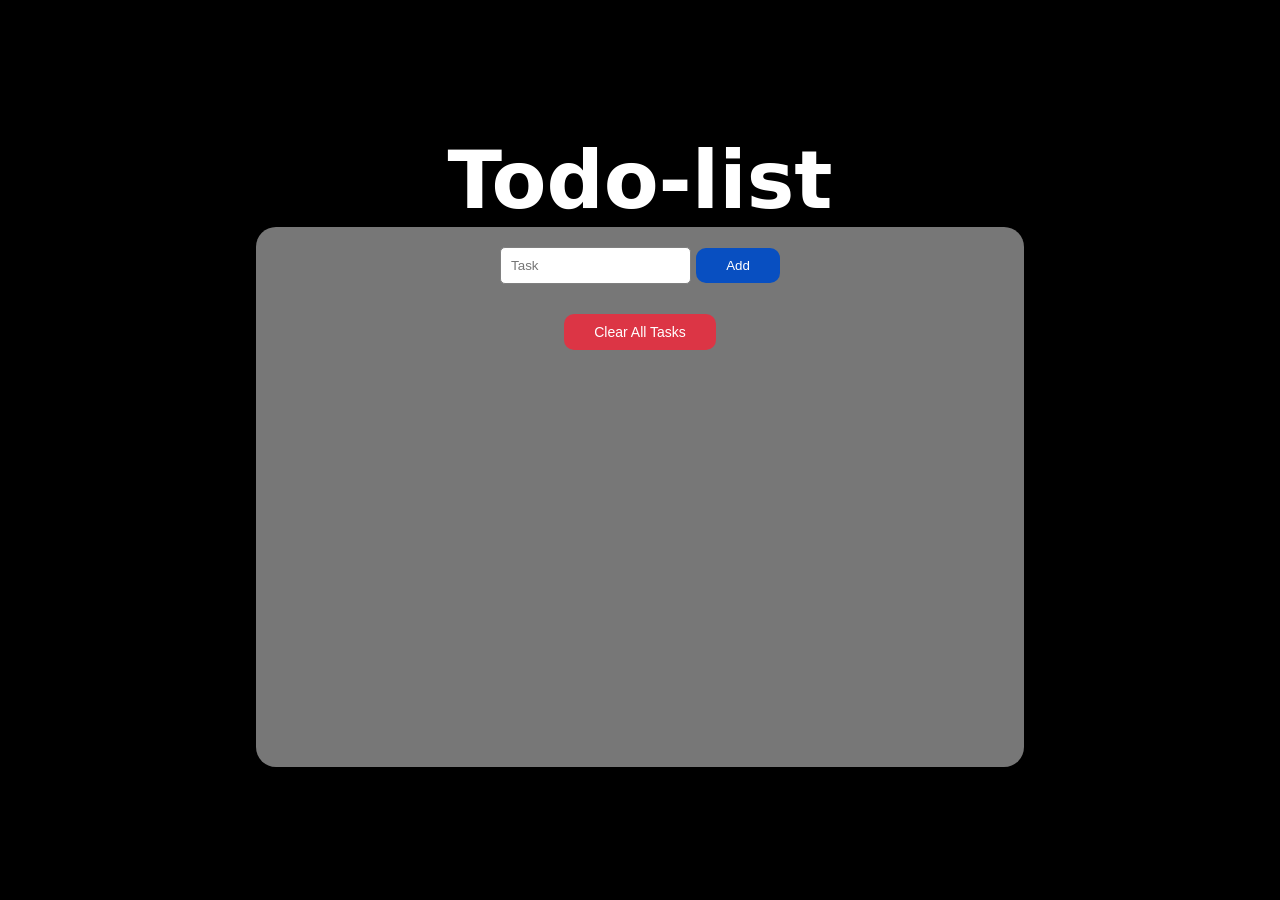
<file: A7/index.html>
<!DOCTYPE html>
<html lang="en">
  <head>
    <meta charset="UTF-8" />
    <meta name="viewport" content="width=device-width, initial-scale=1.0" />
    <title>Document</title>
    <link rel="stylesheet" href="style.css" />
  </head>
  <body>
    <h1>Todo-list</h1>
    <main>
      <div>
        <input type="text" placeholder="Task" />
        <button id="add">Add</button>
      </div>
      <div class="actions">
        <button id="clearAll">Clear All Tasks</button>
      </div>
      <div class="todo-list">
        
      </div>
    </main>

    <script src="script.js"></script>
  </body>
</html>
</file>
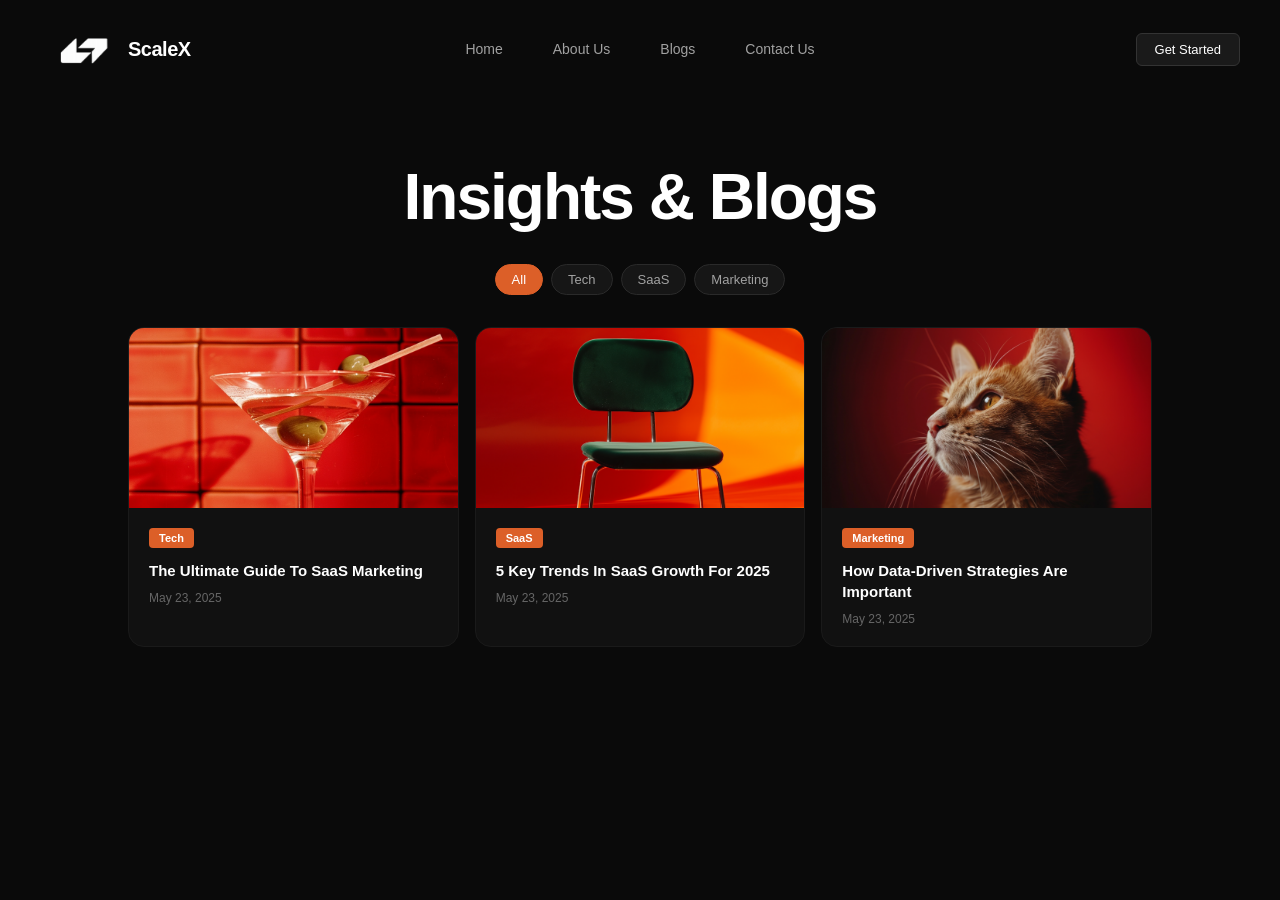
<file: A2/1/index.html>
<!DOCTYPE html>
<html lang="en">
<head>
    <meta charset="UTF-8">
    <meta name="viewport" content="width=device-width, initial-scale=1.0">
    <title>ScaleX - Insights & Blogs</title>
    <link rel="stylesheet" href="style.css">
</head>
<body>
    <div class="container">
        <nav class="navbar">
            <div class="logo">
                <img src="asstes/logo.png" style="width: 80px; height: 50px;">
                <span class="logo-placeholder">ScaleX</span>
            </div>
            <ul class="nav-links">
                <li><a href="#">Home</a></li>
                <li><a href="#">About Us</a></li>
                <li><a href="#">Blogs</a></li>
                <li><a href="#">Contact Us</a></li>
            </ul>
            <button class="btn-get-started">Get Started</button>
        </nav>
    </div>
    <div id="main">
        <header class="page-header">
            <h1>Insights & Blogs</h1>
        </header>

        <div class="filter-tabs">
            <button class="tab active">All</button>
            <button class="tab">Tech</button>
            <button class="tab">SaaS</button>
            <button class="tab">Marketing</button>
        </div>

        <div class="blog-grid">
            <article class="blog-card">
                <div class="card-image">
                    <img src="asstes/glass.png" style="width: 100%; height: 100%; object-fit: cover;">
                </div>
                <div class="card-content">
                    <span class="category-tag">Tech</span>
                    <h3 class="card-title">The Ultimate Guide To SaaS Marketing</h3>
                    <p class="card-date">May 23, 2025</p>
                </div>
            </article>

            <article class="blog-card">
                <div class="card-image">
                    <img src="asstes/chair.png" style="width: 100%; height: 100%; object-fit: cover;">
                </div>
                <div class="card-content">
                    <span class="category-tag">SaaS</span>
                    <h3 class="card-title">5 Key Trends In SaaS Growth For 2025</h3>
                    <p class="card-date">May 23, 2025</p>
                </div>
            </article>

            <article class="blog-card">
                <div class="card-image">
                    <img src="asstes/cat.jpg" style="width: 100%; height: 100%; object-fit: cover;">
                </div>
                <div class="card-content">
                    <span class="category-tag">Marketing</span>
                    <h3 class="card-title">How Data-Driven Strategies Are Important</h3>
                    <p class="card-date">May 23, 2025</p>
                </div>
            </article>
        </div>
    </div>
    <script>
        const tabs = document.querySelectorAll('.tab');
        tabs.forEach(tab => {
            tab.addEventListener('click', () => {
            tabs.forEach(t => t.classList.remove('active'));
            tab.classList.add('active');
            });
        });
    </script>
</body>
</html>
</file>
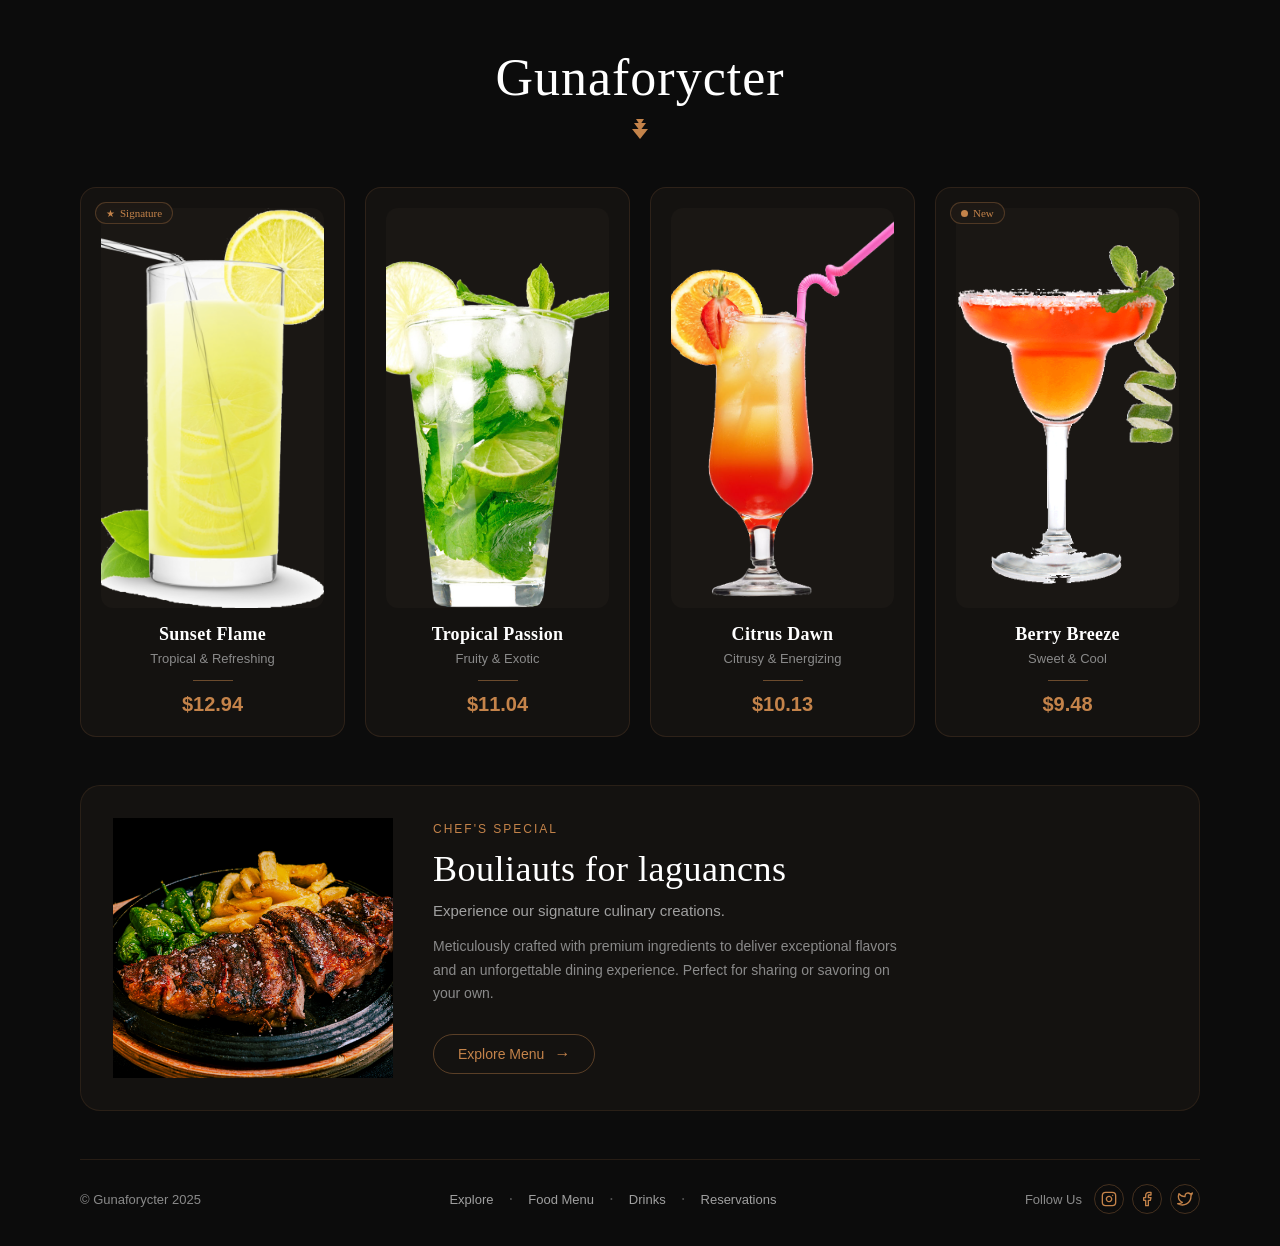
<file: A2/2/index.html>
<!DOCTYPE html>
<html lang="en">
<head>
    <meta charset="UTF-8">
    <meta name="viewport" content="width=device-width, initial-scale=1.0">
    <title>Gunaforycter</title>
    <link rel="stylesheet" href="style.css">
</head>
<body>
    <div class="page-wrapper">
    
        <header class="site-header">
            <h1 class="site-title">Gunaforycter</h1>
            <div class="header-icon">
      
                <svg width="32" height="20" viewBox="0 0 32 20" fill="none" xmlns="http://www.w3.org/2000/svg">
                    <path d="M16 20L8 10H24L16 20Z" fill="#c4834a"/>
                    <path d="M16 12L10 4H22L16 12Z" fill="#c4834a"/>
                    <path d="M16 6L12 0H20L16 6Z" fill="#c4834a"/>
                </svg>
            </div>
        </header>


        <section class="drinks-section">
            <div class="drinks-grid">
           
                <article class="drink-card">
                    <span class="card-badge">
                        <span class="badge-icon">&#9733;</span> Signature
                    </span>
                    <div class="drink-image">
                  
                         <img src="./assets/1.png" alt="reload">
                    </div>
                    <h3 class="drink-name">Sunset Flame</h3>
                    <p class="drink-desc">Tropical & Refreshing</p>
                    <div class="price-line"></div>
                    <p class="drink-price">$12.94</p>
                </article>

                <article class="drink-card">
                    <div class="drink-image">
             
                         <img src="./assets/4.png" alt="reload">
                    </div>
                    <h3 class="drink-name">Tropical Passion</h3>
                    <p class="drink-desc">Fruity & Exotic</p>
                    <div class="price-line"></div>
                    <p class="drink-price">$11.04</p>
                </article>

            
                <article class="drink-card">
                    <div class="drink-image">
 
                        <img src="./assets/2.png" alt="reload">
                    </div>
                    <h3 class="drink-name">Citrus Dawn</h3>
                    <p class="drink-desc">Citrusy & Energizing</p>
                    <div class="price-line"></div>
                    <p class="drink-price">$10.13</p>
                </article>

                <article class="drink-card">
                    <span class="card-badge new-badge">
                        <span class="badge-dot"></span> New
                    </span>
                    <div class="drink-image">

                        <img src="./assets/3.png" alt="reload">
                    </div>
                    <h3 class="drink-name">Berry Breeze</h3>
                    <p class="drink-desc">Sweet & Cool</p>
                    <div class="price-line"></div>
                    <p class="drink-price">$9.48</p>
                </article>
            </div>
        </section>


        <section class="chef-special">
            <div class="special-card">
                <div class="special-image">
                    <img src="./assets/main.jpg" alt="">
                </div>
                <div class="special-content">
                    <span class="special-label">CHEF'S SPECIAL</span>
                    <h2 class="special-title">Bouliauts for laguancns</h2>
                    <p class="special-subtitle">Experience our signature culinary creations.</p>
                    <p class="special-desc">Meticulously crafted with premium ingredients to deliver exceptional flavors and an unforgettable dining experience. Perfect for sharing or savoring on your own.</p>
                    <button class="explore-btn">
                        Explore Menu
                        <span class="btn-arrow">&#8594;</span>
                    </button>
                </div>
            </div>
        </section>

        <footer class="site-footer">
            <div class="footer-left">
                <p>&copy; Gunaforycter 2025</p>
            </div>
            <nav class="footer-nav">
                <a href="#">Explore</a>
                <span class="nav-dot">&bull;</span>
                <a href="#">Food Menu</a>
                <span class="nav-dot">&bull;</span>
                <a href="#">Drinks</a>
                <span class="nav-dot">&bull;</span>
                <a href="#">Reservations</a>
            </nav>
            <div class="footer-social">
                <span class="follow-text">Follow Us</span>
                <div class="social-icons">
                    <a href="#" class="social-icon">
                        <svg width="16" height="16" viewBox="0 0 24 24" fill="none" stroke="currentColor" stroke-width="2" stroke-linecap="round" stroke-linejoin="round"><rect x="2" y="2" width="20" height="20" rx="5" ry="5"></rect><path d="M16 11.37A4 4 0 1 1 12.63 8 4 4 0 0 1 16 11.37z"></path><line x1="17.5" y1="6.5" x2="17.51" y2="6.5"></line></svg>
                    </a>
                    <a href="#" class="social-icon">
                        <svg width="16" height="16" viewBox="0 0 24 24" fill="none" stroke="currentColor" stroke-width="2" stroke-linecap="round" stroke-linejoin="round"><path d="M18 2h-3a5 5 0 0 0-5 5v3H7v4h3v8h4v-8h3l1-4h-4V7a1 1 0 0 1 1-1h3z"></path></svg>
                    </a>
                    <a href="#" class="social-icon">
                        <svg width="16" height="16" viewBox="0 0 24 24" fill="none" stroke="currentColor" stroke-width="2" stroke-linecap="round" stroke-linejoin="round"><path d="M23 3a10.9 10.9 0 0 1-3.14 1.53 4.48 4.48 0 0 0-7.86 3v1A10.66 10.66 0 0 1 3 4s-4 9 5 13a11.64 11.64 0 0 1-7 2c9 5 20 0 20-11.5a4.5 4.5 0 0 0-.08-.83A7.72 7.72 0 0 0 23 3z"></path></svg>
                    </a>
                </div>
            </div>
        </footer>
    </div>
</body>
</html>
</file>
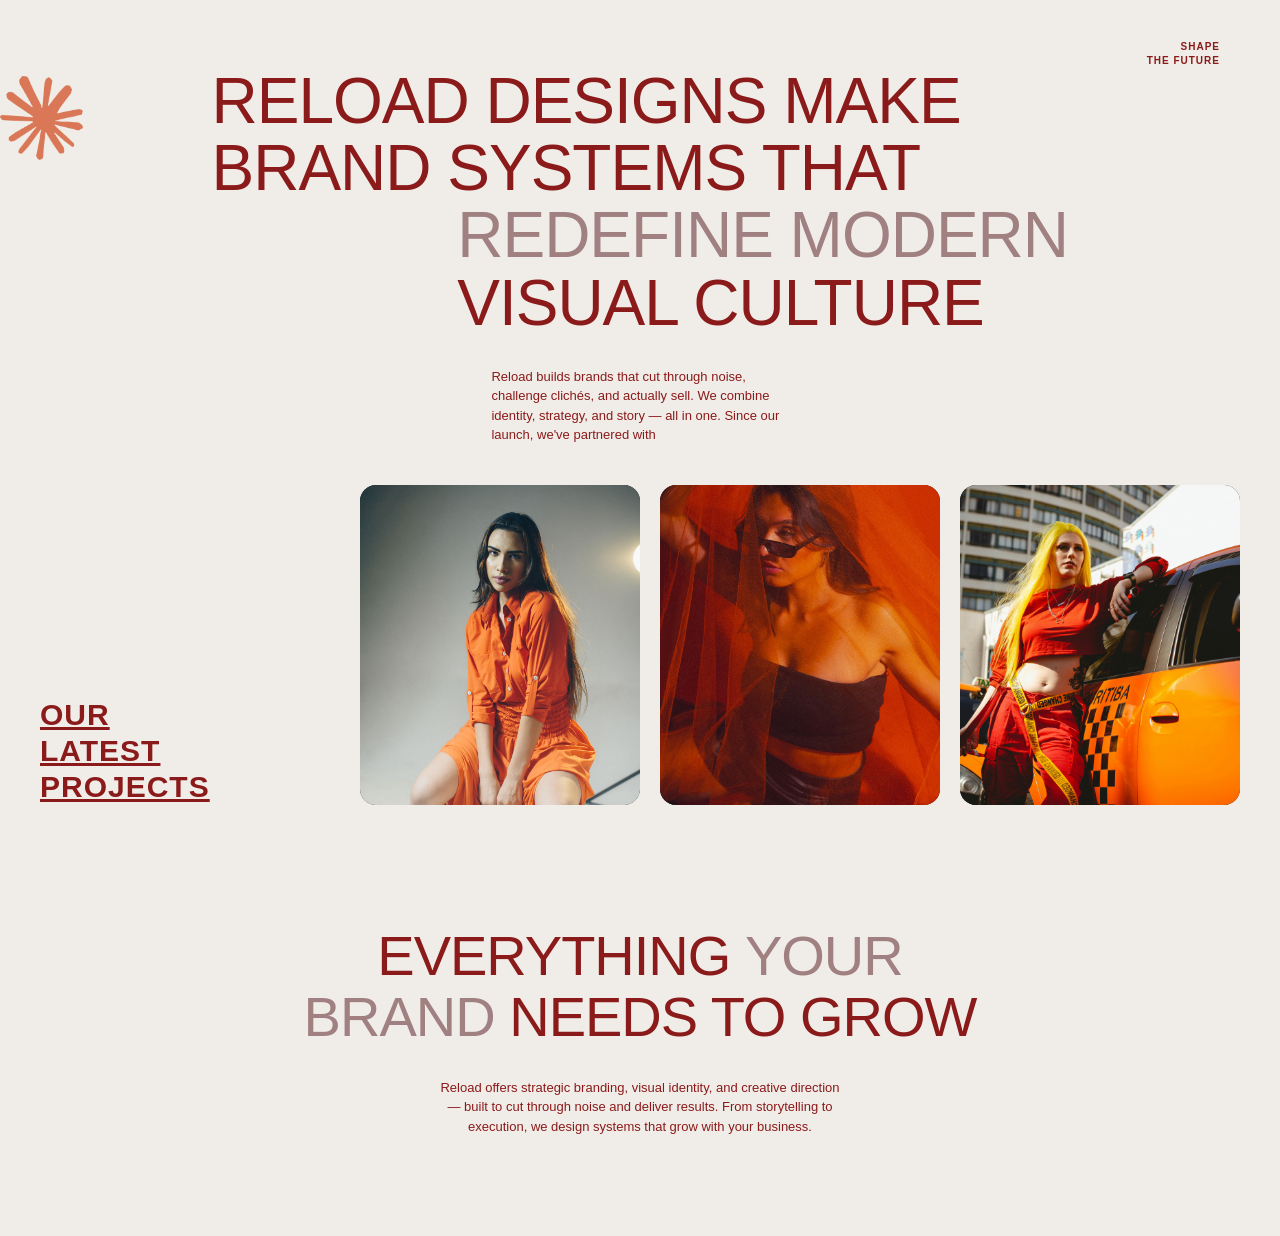
<file: A2/3/index.html>
<!DOCTYPE html>
<html lang="en">
<head>
    <meta charset="UTF-8">
    <meta name="viewport" content="width=device-width, initial-scale=1.0">
    <title>Reload Designs</title>
    <link rel="stylesheet" href="styles.css">
</head>
<body>
    <header class="header">
        <div class="tagline">SHAPE<br>THE FUTURE</div>
    </header>

    <main>
        <section class="hero">
            <div class="logo"><img src="./assets/logo.png" alt=""></div>
            <div class="content">
                <h1 class="hero-title">
                    <span class="line">RELOAD DESIGNS MAKE</span>
                    <span class="line">BRAND SYSTEMS THAT</span>
                    <span class="line light shift">REDEFINE MODERN</span>
                    <span class="line shift">VISUAL CULTURE</span>
                </h1>

                <p class="hero-description">
                    Reload builds brands that cut through noise,<br>
                    challenge clichés, and actually sell. We combine<br>
                    identity, strategy, and story — all in one. Since our<br>
                    launch, we've partnered with
                </p>
            </div>
        </section>

        <section class="projects">
            <div class="projects-label">
                <span><u>OUR</u></span>
                <span><u>LATEST</u></span>
                <span><u>PROJECTS</u></span>
            </div>

            <div class="projects-grid">
                <div class="project-card">
                    <div class="image-placeholder"><img src="./assets/1.jpg" alt=""></div>
                </div>
                <div class="project-card">
                    <div class="image-placeholder"><img src="./assets/2.jpg" alt=""></div>
                </div>
                <div class="project-card">
                    <div class="image-placeholder"><img src="./assets/3.jpg" alt=""></div>
                </div>
            </div>
        </section>

        <section class="bottom-section">
            <h2 class="bottom-title">
                <span class="line">EVERYTHING <span class="light">YOUR</span></span>
                <span class="line"><span class="light">BRAND</span> NEEDS TO GROW</span>
            </h2>

            <p class="bottom-description">
                Reload offers strategic branding, visual identity, and creative direction<br>
                — built to cut through noise and deliver results. From storytelling to<br>
                execution, we design systems that grow with your business.
            </p>
        </section>
    </main>
</body>
</html>
</file>
<file: A7/style.css>
* {
  margin: 0;
  padding: 0;
  box-sizing: border-box;
}

html,
body {
  height: 100%;
  width: 100%;
  background-color: black;
  display: flex;
  flex-direction: column;
  justify-content: center;
  align-items: center;
  font-family: system-ui, -apple-system, BlinkMacSystemFont, "Segoe UI", Roboto,
    Oxygen, Ubuntu, Cantarell, "Open Sans", "Helvetica Neue", sans-serif;
}
h1{
  color: white;
  font-size: 5rem;
}
main {
  padding: 20px;
  min-height: 60%;
  height: auto;
  width: 60%;
  background-color: rgb(119, 119, 119);
  border-radius: 20px;
  display: flex;
  flex-direction: column;
  align-items: center;
  gap: 30px;
}

input {
  padding: 10px 10px;
  outline: none;
  border: 1px solid gray;
  border-radius: 5px;
}

#add {
  padding: 10px 30px;
  background-color: rgb(8, 79, 193);
  color: white;
  border-radius: 10px;
  border: none;
  cursor: pointer;
}

.todo-list {
  width: 70%;
  display: flex;
  flex-direction: column;
  gap: 10px;
}

.li {
  display: flex;
  width: 100%;
  height: 50px;
  border: 1px solid black;
  padding: 10px 15px;
  border-radius: 10px;
  background-color: white;
  justify-content: space-between;
  align-items: center;
}

h3 {
  font-size: 15px;
  font-weight: 500;
}

.btn {
  padding: 5px 25px;
  border: none;
  border-radius: 10px;
}

.edit-btn {
  background-color: darkgoldenrod;
  color: white;
  cursor: pointer;
}

.edit-btn:hover,.del-btn:hover,.save-btn:hover{
  border: solid 1px rgb(0, 0, 0);
}

.del-btn {
  background-color: darkred;
  color: white;
  cursor: pointer;
}

.edit-input{
  font-size: 15px;
  font-weight: 500;
  padding: 5px 10px;
  border: 2px solid rgb(0, 0, 0);
  border-radius: 5px;
  width: 60%;
}

.save-btn{
  background-color: #28a745;
  color: white;
}

.actions {
  width: 100%;
  display: flex;
  justify-content: center;
  gap: 10px;
}

#clearAll {
  padding: 10px 30px;
  background-color: #dc3545;
  color: white;
  border: none;
  border-radius: 10px;
  cursor: pointer;
  font-size: 14px;
  transition: all 0.3s ease;
}

#clearAll:hover {
  background-color: #c82333;
  transform: scale(1.05);
}

#clearAll:active {
  transform: scale(0.95);
}
</file>
<file: A2/1/style.css>
* {
    margin: 0;
    padding: 0;
    box-sizing: border-box;
}

body {
    background-color: #0a0a0a;
    color: #ffffff;
    font-family: -apple-system, BlinkMacSystemFont, 'Segoe UI', Roboto, sans-serif;
    min-height: 100vh;
}

#main{
    padding-left: 10%;
    padding-right: 10%;

}

.container {
    width: 100%;
    margin: 0 auto;
    padding: 24px 40px;
}

.navbar {
    display: flex;
    align-items: center;
    justify-content: space-between;
    margin-bottom: 64px;
}

.logo {
    flex-shrink: 0;
    display: flex;
    align-items: center;
    gap: 8px;
}

.logo-placeholder {
    color: #ffffff;
    font-size: 20px;
    font-weight: 700;
    letter-spacing: -0.5px;
}

.nav-links {
    display: flex;
    list-style: none;
    gap: 50px;
    position: absolute;
    left: 50%;
    transform: translateX(-50%);
}

.nav-links a {
    color: #a1a1a1;
    text-decoration: none;
    font-size: 14px;
    font-weight: 400;
    transition: color 0.2s ease;
}

.nav-links a:hover {
    color: #ffffff;
}

.btn-get-started {
    background-color: #1a1a1a;
    color: #ffffff;
    border: 1px solid #333333;
    border-radius: 6px;
    padding: 8px 18px;
    font-size: 13px;
    font-weight: 500;
    cursor: pointer;
    transition: background-color 0.2s ease;
}

.btn-get-started:hover {
    background-color: #2a2a2a;
}

.page-header {
    text-align: center;
    margin-bottom: 32px;
}

.page-header h1 {
    font-size: 64px;
    font-weight: 600;
    letter-spacing: -2px;
    line-height: 1.1;
    color: #ffffff;
}

.filter-tabs {
    display: flex;
    justify-content: center;
    gap: 8px;
    margin-bottom: 32px;
}

.tab {
    background-color: #161616;
    color: #a1a1a1;
    border: 1px solid #2a2a2a;
    border-radius: 20px;
    padding: 7px 16px;
    font-size: 13px;
    font-weight: 500;
    cursor: pointer;
    transition: all 0.2s ease;
}

.tab:hover {
    background-color: #1f1f1f;
    color: #ffffff;
}

.tab.active {
    background-color: #dc5f28;
    color: #ffffff;
    border-color: #dc5f28;
}

.blog-grid {
    display: grid;
    grid-template-columns: repeat(3, 1fr);
    gap: 16px;
}

.blog-card {
    background-color: #111111;
    border-radius: 16px;
    overflow: hidden;
    border: 1px solid #1a1a1a;
}

.card-image {
    width: 100%;
    height: 180px;
    background-color: #1a1a1a;
}

.card-content {
    padding: 20px;
}

.category-tag {
    display: inline-block;
    background-color: #dc5f28;
    color: #ffffff;
    font-size: 11px;
    font-weight: 600;
    padding: 4px 10px;
    border-radius: 4px;
    margin-bottom: 12px;
    text-transform: capitalize;
}

.card-title {
    font-size: 15px;
    font-weight: 600;
    line-height: 1.4;
    color: #ffffff;
    margin-bottom: 10px;
}

.card-date {
    font-size: 12px;
    color: #666666;
}

@media (max-width: 768px) {
    .container {
        padding: 20px 24px;
    }

    .navbar {
        margin-bottom: 40px;
    }

    .nav-links {
        display: none;
    }

    .page-header h1 {
        font-size: 42px;
        letter-spacing: -1px;
    }

    .blog-grid {
        grid-template-columns: 1fr;
    }
}
</file>
<file: A2/2/style.css>
* {
    margin: 0;
    padding: 0;
    box-sizing: border-box;
}

body {
    background-color: #0c0c0c;
    color: #ffffff;
    font-family: Georgia, 'Times New Roman', serif;
    min-height: 100vh;
}

.page-wrapper {
    max-width: 1200px;
    margin: 0 auto;
    padding: 48px 40px 32px;
}


.site-header {
    text-align: center;
    margin-bottom: 48px;
}

.site-title {
    font-size: 52px;
    font-weight: 400;
    letter-spacing: 1px;
    color: #ffffff;
    margin-bottom: 12px;
}

.header-icon {
    display: flex;
    justify-content: center;
}


.drinks-section {
    margin-bottom: 48px;
}

.drinks-grid {
    display: grid;
    grid-template-columns: repeat(4, 1fr);
    gap: 20px;
}


.drink-card {
    background-color: #141210;
    border: 1px solid rgba(196, 131, 74, 0.15);
    border-radius: 16px;
    padding: 20px;
    text-align: center;
    position: relative;
    transition: border-color 0.3s ease;
}

.drink-card:hover{
    border-color: rgba(196, 131, 74, 0.4);
    box-shadow: 0 0 20px rgba(196, 131, 74, 0.08);
}


.card-badge {
    position: absolute;
    top: 14px;
    left: 14px;
    display: flex;
    align-items: center;
    gap: 5px;
    background-color: rgba(30, 26, 22, 0.9);
    border: 1px solid rgba(196, 131, 74, 0.3);
    border-radius: 20px;
    padding: 4px 10px;
    font-size: 11px;
    font-weight: 500;
    color: #c4834a;
    z-index: 2;
}

.badge-icon {
    color: #c4834a;
    font-size: 10px;
}

.badge-dot {
    width: 7px;
    height: 7px;
    background-color: #c4834a;
    border-radius: 50%;
    display: inline-block;
}


.drink-image {
    width: 100%;
    height: 400px;
    background-color: #1a1714;
    border-radius: 12px;
    margin-bottom: 16px;
    overflow: hidden;
}



.drink-name {
    font-size: 18px;
    font-weight: 600;
    color: #ffffff;
    margin-bottom: 6px;
    letter-spacing: 0.3px;
}

.drink-desc {
    font-size: 13px;
    color: #8a8a8a;
    margin-bottom: 14px;
    font-family: -apple-system, BlinkMacSystemFont, 'Segoe UI', Roboto, sans-serif;
}

.price-line {
    width: 40px;
    height: 1px;
    background-color: rgba(196, 131, 74, 0.5);
    margin: 0 auto 12px;
}

.drink-price {
    font-size: 20px;
    font-weight: 600;
    color: #c4834a;
    font-family: -apple-system, BlinkMacSystemFont, 'Segoe UI', Roboto, sans-serif;
}

.chef-special {
    margin-bottom: 48px;
}

.special-card {
    background-color: #141210;
    border: 1px solid rgba(196, 131, 74, 0.12);
    border-radius: 20px;
    display: flex;
    align-items: center;
    padding: 32px;
    gap: 40px;
    position: relative;
    overflow: hidden;
}

.special-image {
    width: 280px;
    height: 260px;
    background-color: #1a1714;
    border-radius: 16px;
    flex-shrink: 0;
  
}

img{
    height: 100%;
    width: 100%;
    object-fit: cover;
}

.special-content {
    flex: 1;
    padding-right: 80px;
}

.special-label {
    display: block;
    font-size: 12px;
    font-weight: 500;
    color: #c4834a;
    letter-spacing: 2px;
    margin-bottom: 12px;
    font-family: -apple-system, BlinkMacSystemFont, 'Segoe UI', Roboto, sans-serif;
    text-transform: uppercase;
}

.special-title {
    font-size: 36px;
    font-weight: 400;
    color: #ffffff;
    margin-bottom: 12px;
    letter-spacing: 0.5px;
}

.special-subtitle {
    font-size: 15px;
    color: #a0a0a0;
    margin-bottom: 16px;
    font-family: -apple-system, BlinkMacSystemFont, 'Segoe UI', Roboto, sans-serif;
}

.special-desc {
    font-size: 14px;
    color: #8a8a8a;
    line-height: 1.7;
    margin-bottom: 28px;
    max-width: 480px;
    font-family: -apple-system, BlinkMacSystemFont, 'Segoe UI', Roboto, sans-serif;
}

.explore-btn {
    display: inline-flex;
    align-items: center;
    gap: 10px;
    background-color: transparent;
    color: #c4834a;
    border: 1px solid rgba(196, 131, 74, 0.4);
    border-radius: 24px;
    padding: 10px 24px;
    font-size: 14px;
    font-weight: 500;
    cursor: pointer;
    transition: all 0.3s ease;
    font-family: -apple-system, BlinkMacSystemFont, 'Segoe UI', Roboto, sans-serif;
}

.explore-btn:hover {
    background-color: rgba(196, 131, 74, 0.1);
    border-color: rgba(196, 131, 74, 0.6);
}

.btn-arrow {
    font-size: 16px;
}

.special-decor {
    position: absolute;
    right: 0;
    top: 50%;
    transform: translateY(-50%);
    width: 160px;
    height: 280px;
    background-color: #1a1714;
    opacity: 0.4;
    border-radius: 80px 0 0 80px;

}

.site-footer {
    border-top: 1px solid rgba(196, 131, 74, 0.15);
    padding-top: 24px;
    display: flex;
    align-items: center;
    justify-content: space-between;
}

.footer-left p {
    font-size: 13px;
    color: #8a8a8a;
    font-family: -apple-system, BlinkMacSystemFont, 'Segoe UI', Roboto, sans-serif;
}

.footer-nav {
    display: flex;
    align-items: center;
    gap: 16px;
}

.footer-nav a {
    font-size: 13px;
    color: #a0a0a0;
    text-decoration: none;
    transition: color 0.2s ease;
    font-family: -apple-system, BlinkMacSystemFont, 'Segoe UI', Roboto, sans-serif;
}

.footer-nav a:hover {
    color: #c4834a;
}

.nav-dot {
    color: #555;
    font-size: 8px;
}

.footer-social {
    display: flex;
    align-items: center;
    gap: 12px;
}

.follow-text {
    font-size: 13px;
    color: #8a8a8a;
    font-family: -apple-system, BlinkMacSystemFont, 'Segoe UI', Roboto, sans-serif;
}

.social-icons {
    display: flex;
    gap: 8px;
}

.social-icon {
    width: 30px;
    height: 30px;
    border: 1px solid rgba(196, 131, 74, 0.3);
    border-radius: 50%;
    display: flex;
    align-items: center;
    justify-content: center;
    color: #c4834a;
    text-decoration: none;
    transition: all 0.2s ease;
}

.social-icon:hover {
    background-color: rgba(196, 131, 74, 0.1);
    border-color: rgba(196, 131, 74, 0.5);
}
</file>
<file: A2/3/styles.css>
* {
    margin: 0;
    padding: 0;
    box-sizing: border-box;
}

body {
    font-family: Arial, Helvetica, sans-serif;
    background-color: #f0ede8;
    color: #8b1a1a;
    line-height: 1.2;
}

.header {
    display: flex;
    justify-content: flex-end;
    padding: 40px 60px 0;
    max-width: 1400px;
    margin: 0 auto;
    align-items: center;
}

.logo {
    height: 100px;
    width: 100px;
    font-size: 48px;
    font-weight: 700;
    color: #c41e1e;
    line-height: 1;
}

img {
    height: 100%;
    width: 100%;
    object-fit: contain;
}

.tagline {
    font-size: 10px;
    font-weight: 600;
    letter-spacing: 1px;
    text-align: right;
    line-height: 1.4;
    color: #8b1a1a;
}

.content {
    width: 100%;
}

.hero {
    display: flex;
    max-width: 1400px;
    margin: 0 auto;
    gap: 10%;
}

.hero-title {
    font-size: 64px;
    font-weight: 400;
    line-height: 1.05;
    letter-spacing: -1px;
    margin-bottom: 30px;
}

.hero-title .line {
    display: block;
}

.hero-title .light {
    color: #a08080;
    font-weight: 300;
}

.shift {
    padding-left: 23%;
}

.image-placeholder {
    display: inline-block;
    width: 80px;
    height: 40px;
    background: #c41e1e;
    border-radius: 20px;
    vertical-align: middle;
    margin: 0 8px;
    font-size: 12px;
    color: white;
    text-align: center;
    line-height: 40px;
}

.hero-description {
    font-size: 13px;
    line-height: 1.5;
    color: #8b1a1a;
    max-width: 400px;
    margin-left: 280px;
}

.projects {
    display: flex;
    align-items: flex-end;
    padding: 40px;
    max-width: 1400px;
    margin: 0 auto;
    gap: 40px;
}

.projects-label {
    display: flex;
    flex-direction: column;
    font-size: 30px;
    font-weight: 600;
    line-height: 1.2;
    letter-spacing: 1px;
    padding-top: 20px;
    min-width: 120px;
}

.projects-label span {
    display: block;
}

.projects-grid {
    display: flex;
    gap: 20px;
    flex: 1;
    justify-content: flex-end;
}

.project-card {
    width: 280px;
    height: 320px;
    background: #2a2a2a;
    border-radius: 16px;
    overflow: hidden;
    display: flex;
    align-items: center;
    justify-content: center;
}

.project-card .image-placeholder {
    width: auto;
    height: auto;
    background: transparent;
    color: #666;
    font-size: 14px;
    border-radius: 0;
    margin: 0;
}

.bottom-section {
    padding: 80px 60px 100px;
    max-width: 1400px;
    margin: 0 auto;
    text-align: center;
}

.bottom-title {
    font-size: 56px;
    font-weight: 400;
    line-height: 1.1;
    letter-spacing: -1px;
    margin-bottom: 30px;
}

.bottom-title .line {
    display: block;
}

.bottom-title .light {
    color: #a08080;
    font-weight: 300;
}

.bottom-description {
    font-size: 13px;
    line-height: 1.5;
    color: #8b1a1a;
    max-width: 500px;
    margin: 0 auto;
}
</file>
